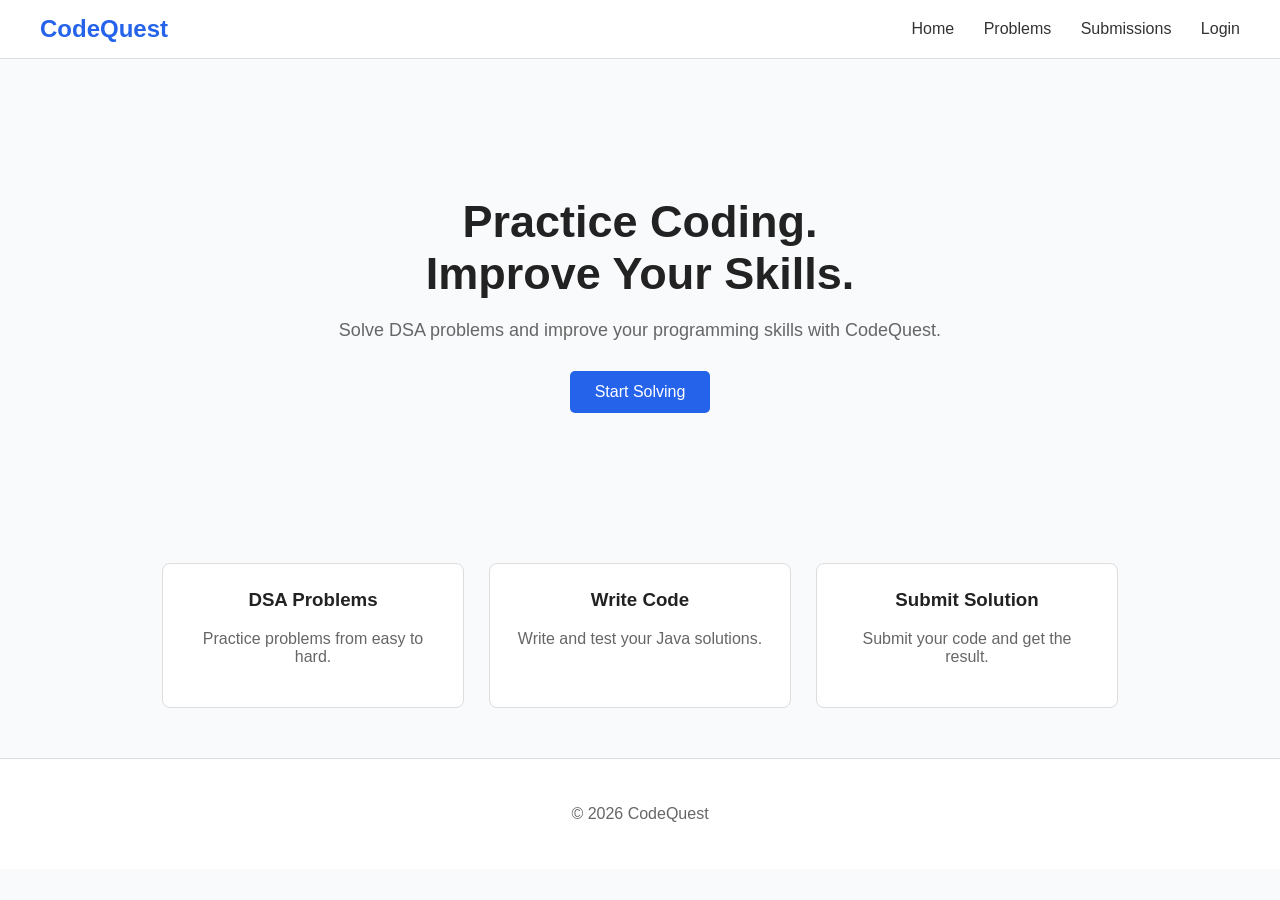
<file: frontend/index.html>
<!DOCTYPE html>
<html lang="en">

<head>
    <meta charset="UTF-8">
    <meta name="viewport" content="width=device-width, initial-scale=1.0">

    <title>CodeQuest</title>

    <link rel="stylesheet" href="css/style.css">
</head>

<body>

    <!-- Navbar -->

    <nav class="navbar">

        <h2>CodeQuest</h2>

        <div class="nav-links">
            <a href="index.html">Home</a>
            <a href="#">Problems</a>
            <a href="#">Submissions</a>
            <a href="#">Login</a>
        </div>

    </nav>


    <!-- Main section -->

    <main>

        <section class="hero">

            <h1>
                Practice Coding.
                <br>
                Improve Your Skills.
            </h1>

            <p>
                Solve DSA problems and improve your programming skills
                with CodeQuest.
            </p>

            <a href="#">
                <button>Start Solving</button>
            </a>

        </section>


        <!-- Features -->

        <section class="features">

            <div class="feature">

                <h3>DSA Problems</h3>

                <p>
                    Practice problems from easy to hard.
                </p>

            </div>


            <div class="feature">

                <h3>Write Code</h3>

                <p>
                    Write and test your Java solutions.
                </p>

            </div>


            <div class="feature">

                <h3>Submit Solution</h3>

                <p>
                    Submit your code and get the result.
                </p>

            </div>

        </section>

    </main>


    <!-- Footer -->

    <footer>

        <p>
            © 2026 CodeQuest
        </p>

    </footer>


    <script src="js/app.js"></script>

</body>

</html>
</file>
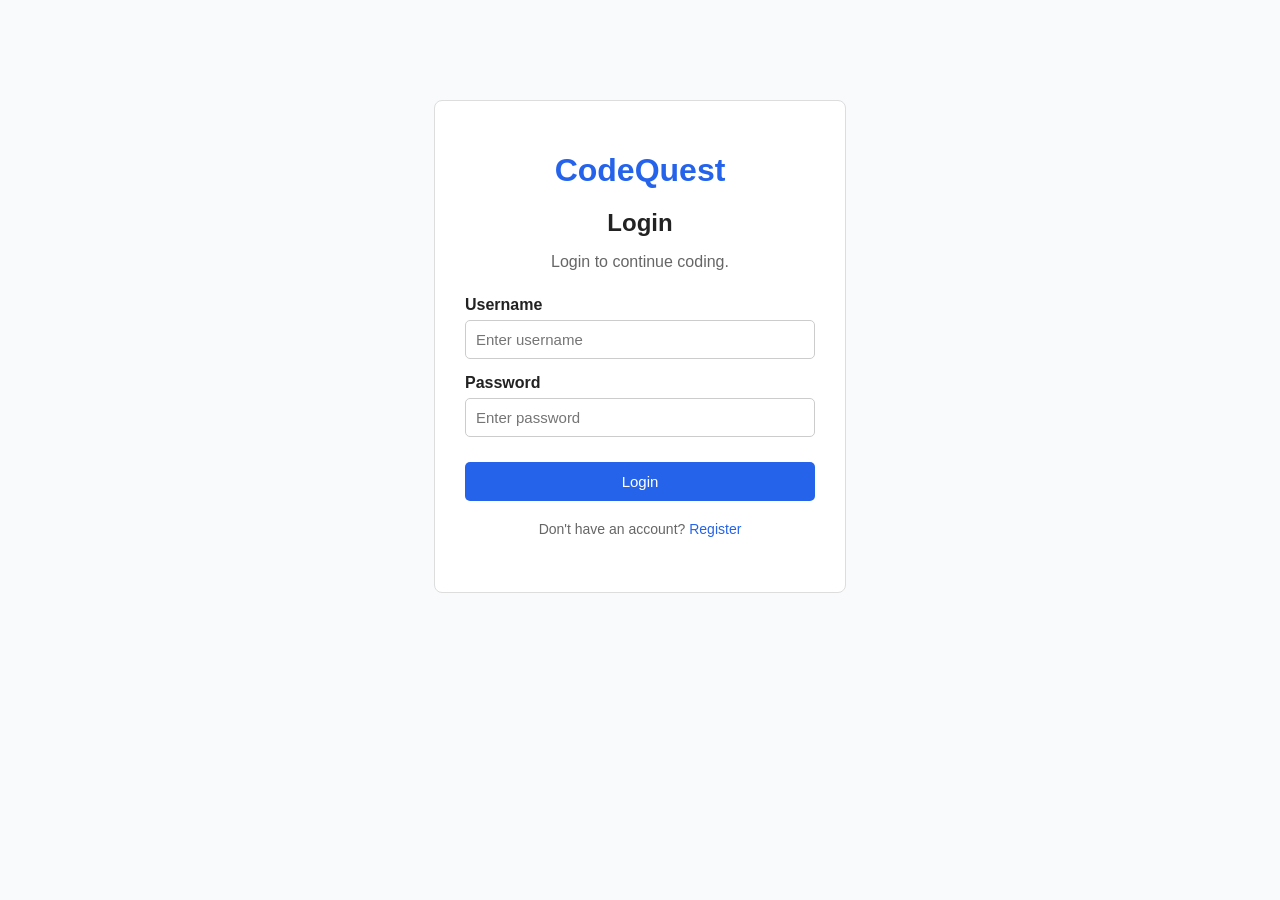
<file: frontend/login.html>
<!DOCTYPE html>
<html lang="en">

<head>

    <meta charset="UTF-8">

    <meta name="viewport"
          content="width=device-width, initial-scale=1.0">

    <title>Login - CodeQuest</title>

    <link rel="stylesheet" href="css/login.css">

</head>

<body>

    <div class="login-container">

        <h1>CodeQuest</h1>

        <h2>Login</h2>

        <p>Login to continue coding.</p>


        <form id="loginForm">

            <label for="username">
                Username
            </label>

            <input
                type="text"
                id="username"
                placeholder="Enter username"
                required
            >


            <label for="password">
                Password
            </label>

            <input
                type="password"
                id="password"
                placeholder="Enter password"
                required
            >


            <button type="submit">
                Login
            </button>

        </form>


        <p class="register-link">
            Don't have an account?
            <a href="register.html">Register</a>
        </p>

    </div>


    <script src="js/login.js"></script>

</body>

</html>
</file>
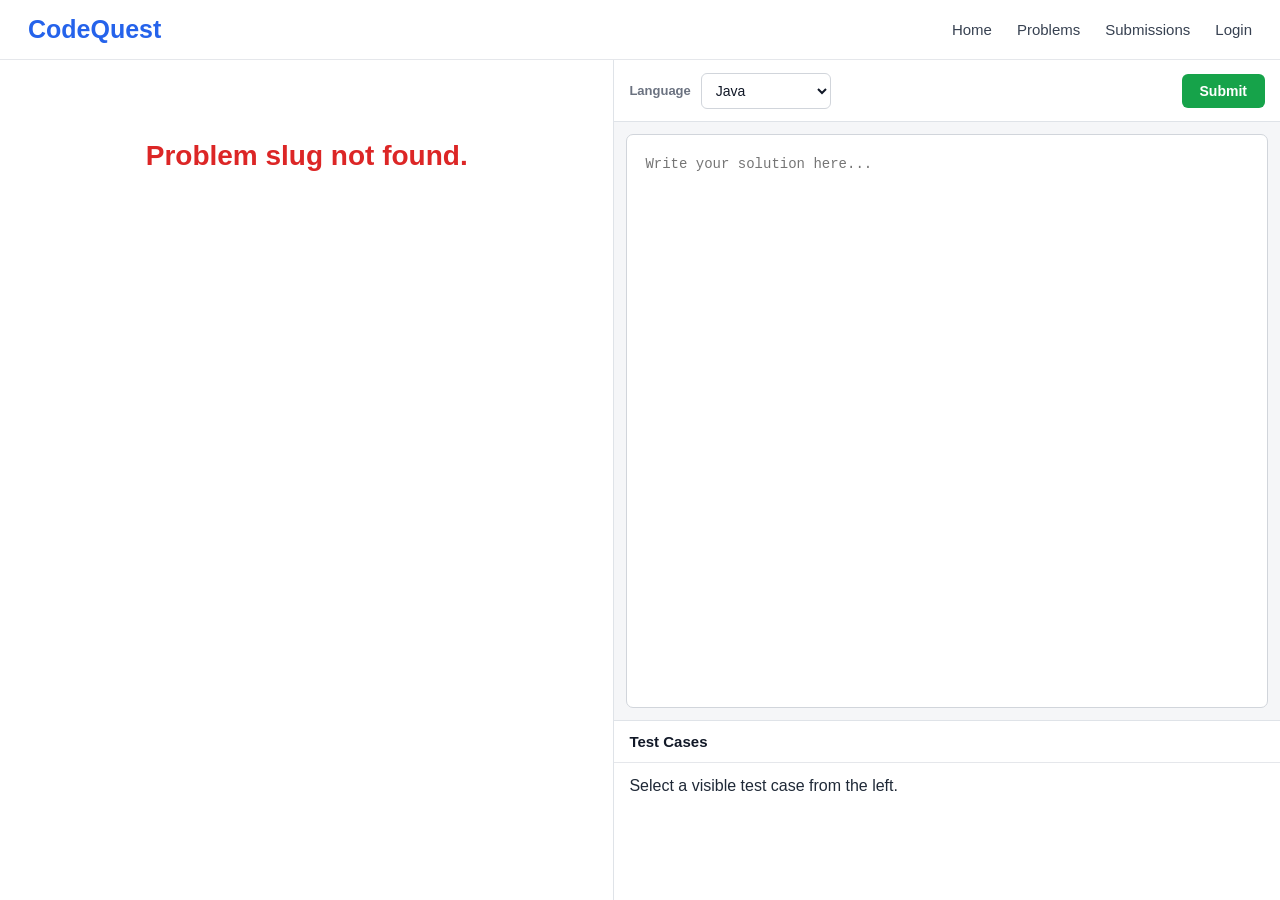
<file: frontend/problem-detail.html>
<!DOCTYPE html>
<html lang="en">

<head>
    <meta charset="UTF-8">
    <meta name="viewport" content="width=device-width, initial-scale=1.0">

    <title>CodeQuest - Problem</title>

    <link rel="stylesheet" href="css/problem-detail.css">
</head>

<body>

<header class="navbar">

    <div class="logo">
        CodeQuest
    </div>

    <nav>
        <a href="index.html">Home</a>
        <a href="problem.html">Problems</a>
        <a href="submission.html">Submissions</a>
        <a href="login.html">Login</a>
    </nav>

</header>


<main class="problem-page">

    <!-- ================= LEFT SIDE ================= -->

    <section class="problem-panel">

        <div id="problemLoading" class="loading">
            Loading...
        </div>

        <div id="problemContent" class="problem-content hidden">

            <div class="problem-header">

                <div>
                    <h1 id="problemTitle"></h1>

                    <div class="problem-meta">

                        <span id="problemDifficulty"
                              class="difficulty">
                        </span>

                        <span id="problemSolved"
                              class="solved-count">
                        </span>

                    </div>
                </div>

            </div>


            <!-- Description -->

            <section class="problem-section">

                <h2>Description</h2>

                <p id="problemDescription"></p>

            </section>


            <!-- Input Format -->

            <section class="problem-section">

                <h2>Input Format</h2>

                <p id="inputFormat"></p>

            </section>


            <!-- Output Format -->

            <section class="problem-section">

                <h2>Output Format</h2>

                <p id="outputFormat"></p>

            </section>


            <!-- Constraints -->

            <section class="problem-section">

                <h2>Constraints</h2>

                <p id="constraints"></p>

            </section>


            <!-- Sample -->

            <section class="sample-section">

                <h2>Example</h2>

                <div class="sample-grid">

                    <div class="sample-box">

                        <h3>Input</h3>

                        <pre id="sampleInput"></pre>

                    </div>


                    <div class="sample-box">

                        <h3>Output</h3>

                        <pre id="sampleOutput"></pre>

                    </div>

                </div>

            </section>


            <!-- Test Cases -->

            <section class="testcase-section">

                <h2>Test Cases</h2>

                <div id="testCasesContainer">

                    <p class="testcase-loading">
                        Loading test cases...
                    </p>

                </div>

            </section>

        </div>

    </section>



    <!-- ================= RIGHT SIDE ================= -->

    <section class="editor-panel">

        <div class="editor-header">

            <div class="language-area">

                <label for="language">
                    Language
                </label>

                <select id="language">

                    <option value="java">
                        Java
                    </option>

                    <option value="cpp">
                        C++
                    </option>

                    <option value="python">
                        Python
                    </option>

                    <option value="javascript">
                        JavaScript
                    </option>

                </select>

            </div>


            <button id="submitButton"
                    class="submit-button">

                Submit

            </button>

        </div>


        <div class="editor-container">

            <textarea id="sourceCode"
                      spellcheck="false"
                      placeholder="Write your solution here..."></textarea>

        </div>


        <div id="submissionMessage"
             class="submission-message hidden">
        </div>


        <!-- Bottom test case area -->

        <div class="editor-testcase-panel">

            <div class="testcase-panel-header">

                <h2>Test Cases</h2>

            </div>

            <div id="selectedTestCase"
                 class="selected-testcase">

                <p>
                    Select a visible test case from the left.
                </p>

            </div>

        </div>

    </section>

</main>


<script src="js/problem-detail.js"></script>

</body>

</html>
</file>
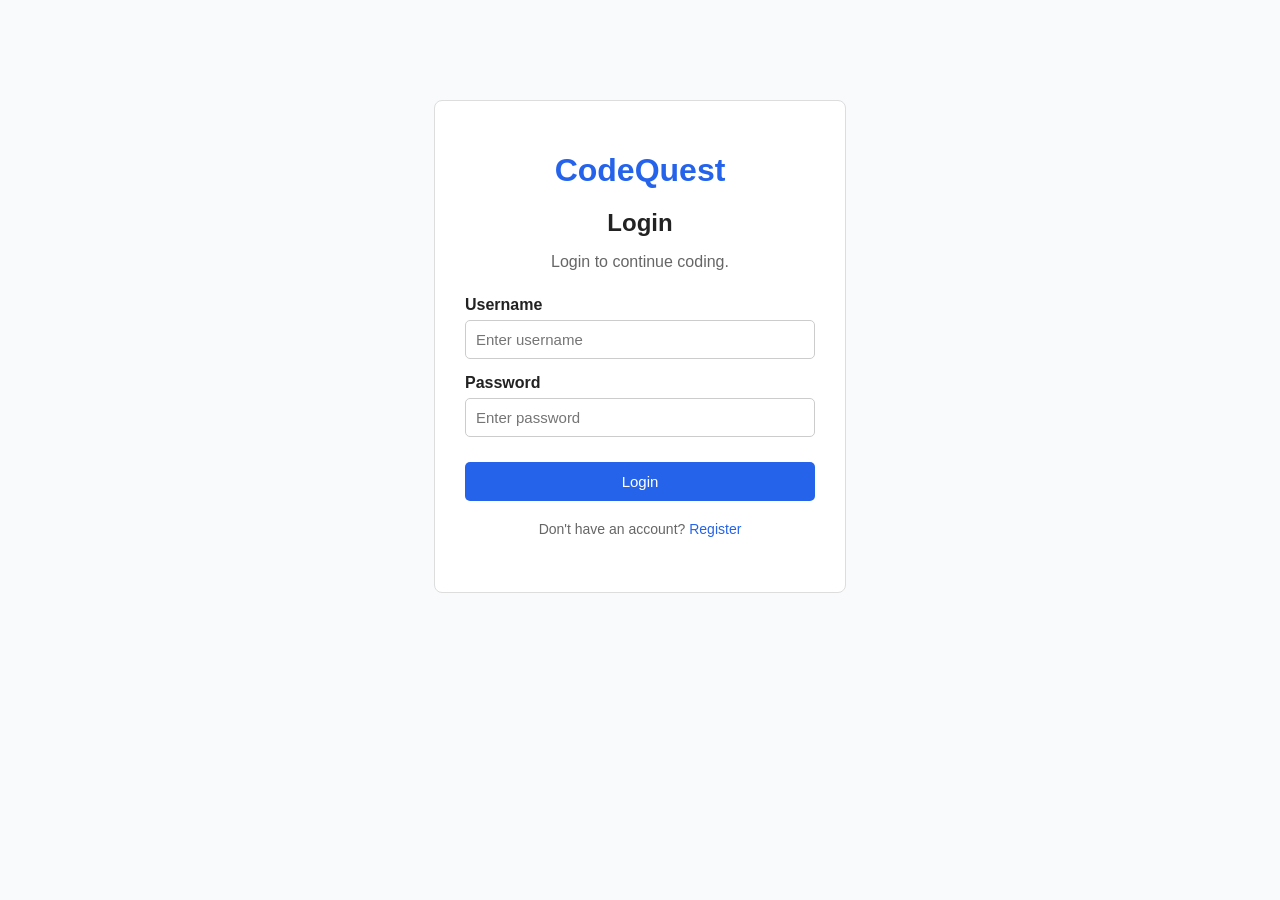
<file: frontend/problem.html>
<!DOCTYPE html>
<html lang="en">

<head>

    <meta charset="UTF-8">
    <meta name="viewport" content="width=device-width, initial-scale=1.0">

    <title>Problems - CodeQuest</title>

    <link rel="stylesheet" href="css/problem.css">

</head>

<body>

    <nav class="navbar">

        <h2>CodeQuest</h2>

        <div class="nav-links">

            <a href="index.html">Home</a>
            <a href="problem.html">Problems</a>
            <a href="login.html">Login</a>

        </div>

    </nav>


    <main>

        <div class="problems-container">

            <h1>Problems</h1>

            <p>Practice DSA problems and improve your coding skills.</p>
 

            <input
                type="text"
                id="searchInput"
                placeholder="Search problems..."
            >


            <div id="problemList">

                <!-- Problems will come here -->

            </div>

        </div>

    </main>


    <script src="js/problem.js"></script>

</body>

</html>
</file>
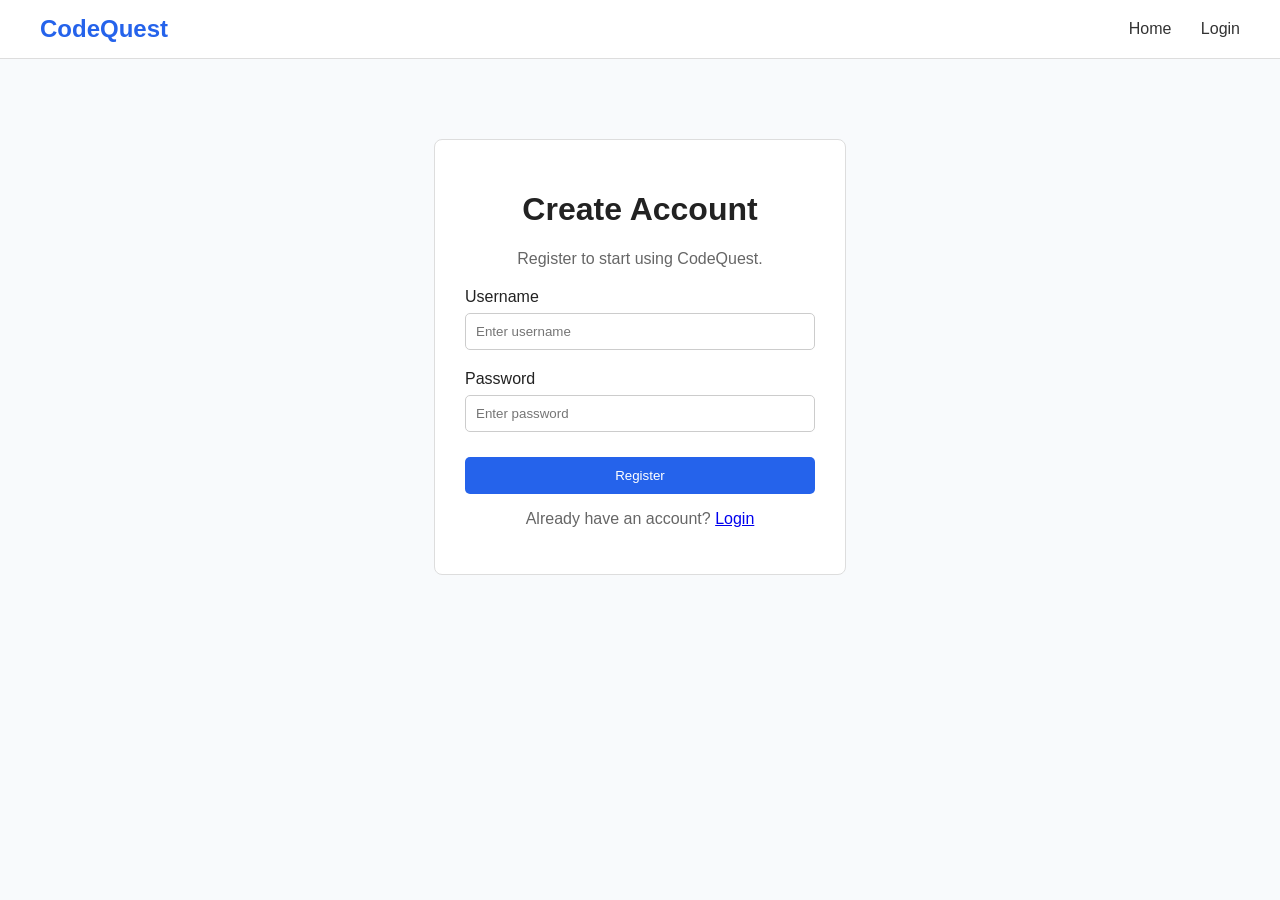
<file: frontend/register.html>
<!DOCTYPE html>
<html lang="en">

<head>
    <meta charset="UTF-8">
    <meta name="viewport" content="width=device-width, initial-scale=1.0">

    <title>Register - CodeQuest</title>

    <link rel="stylesheet" href="css/register.css">
</head>

<body>

    <nav class="navbar">

        <h2>CodeQuest</h2>

        <div class="nav-links">
            <a href="index.html">Home</a>
            <a href="login.html">Login</a>
        </div>

    </nav>


    <main>

        <div class="register-box">

            <h1>Create Account</h1>

            <p>Register to start using CodeQuest.</p>


            <form id="registerForm">

                <label for="username">Username</label>

                <input
                    type="text"
                    id="username"
                    placeholder="Enter username"
                    required
                >


                <label for="password">Password</label>

                <input
                    type="password"
                    id="password"
                    placeholder="Enter password"
                    required
                >


                <button type="submit">
                    Register
                </button>

            </form>


            <p>
                Already have an account?
                <a href="login.html">Login</a>
            </p>

        </div>

    </main>


    <script src="js/register.js"></script>

</body>

</html>
</file>
<file: frontend/css/style.css>
body {
    margin: 0;
    font-family: Arial, sans-serif;
    background-color: #f8fafc;
    color: #222;
}

/* Navbar */

.navbar {
    background-color: white;
    padding: 15px 40px;

    display: flex;
    justify-content: space-between;
    align-items: center;

    border-bottom: 1px solid #ddd;
}

.navbar h2 {
    margin: 0;
    color: #2563eb;
}

.nav-links a {
    margin-left: 25px;
    text-decoration: none;
    color: #333;
}

.nav-links a:hover {
    color: #2563eb;
}


/* Hero */

.hero {
    text-align: center;
    padding: 100px 20px;
}

.hero h1 {
    font-size: 45px;
    margin-bottom: 20px;
}

.hero p {
    font-size: 18px;
    color: #666;
    margin-bottom: 30px;
}

.hero button {
    background-color: #2563eb;
    color: white;

    border: none;
    padding: 12px 25px;

    border-radius: 5px;
    cursor: pointer;

    font-size: 16px;
}

.hero button:hover {
    background-color: #1d4ed8;
}


/* Features */

.features {
    display: flex;
    justify-content: center;
    gap: 25px;

    padding: 50px 20px;
}

.feature {
    background-color: white;

    width: 250px;
    padding: 25px;

    border: 1px solid #ddd;
    border-radius: 8px;

    text-align: center;
}

.feature h3 {
    margin-top: 0;
}

.feature p {
    color: #666;
}


/* Footer */

footer {
    text-align: center;
    padding: 30px;

    background-color: white;
    border-top: 1px solid #ddd;

    color: #666;
}
</file>
<file: frontend/css/login.css>
body {
    margin: 0;

    font-family: Arial, sans-serif;

    background-color: #f8fafc;

    color: #222;
}


/* Login box */

.login-container {
    width: 350px;

    margin: 100px auto;

    padding: 30px;

    background-color: white;

    border: 1px solid #ddd;

    border-radius: 8px;

    text-align: center;
}


/* CodeQuest */

.login-container h1 {
    color: #2563eb;

    margin-bottom: 10px;
}


/* Login heading */

.login-container h2 {
    margin-bottom: 5px;
}


/* Description */

.login-container > p {
    color: #666;

    margin-bottom: 25px;
}


/* Labels */

label {
    display: block;

    text-align: left;

    margin-top: 15px;

    margin-bottom: 6px;

    font-weight: bold;
}


/* Inputs */

input {
    width: 100%;

    padding: 10px;

    box-sizing: border-box;

    border: 1px solid #ccc;

    border-radius: 5px;

    font-size: 15px;
}


/* Login button */

button {
    width: 100%;

    margin-top: 25px;

    padding: 11px;

    border: none;

    border-radius: 5px;

    background-color: #2563eb;

    color: white;

    font-size: 15px;

    cursor: pointer;
}

button:hover {
    background-color: #1d4ed8;
}


/* Register link */

.register-link {
    margin-top: 20px;

    font-size: 14px;
}

.register-link a {
    color: #2563eb;

    text-decoration: none;
}
</file>
<file: frontend/css/problem-detail.css>
/* =========================================================
   RESET
========================================================= */

* {
    margin: 0;
    padding: 0;
    box-sizing: border-box;
}


body {
    font-family: Arial, Helvetica, sans-serif;

    background: #f7f8fa;

    color: #1f2937;

    min-height: 100vh;
}


/* =========================================================
   NAVBAR
========================================================= */

.navbar {

    height: 60px;

    background: #ffffff;

    border-bottom: 1px solid #e5e7eb;

    display: flex;

    align-items: center;

    justify-content: space-between;

    padding: 0 28px;

    position: sticky;

    top: 0;

    z-index: 100;
}


.logo {

    font-size: 25px;

    font-weight: 700;

    color: #2563eb;
}


.navbar nav {

    display: flex;

    align-items: center;

    gap: 25px;
}


.navbar nav a {

    text-decoration: none;

    color: #374151;

    font-size: 15px;

    font-weight: 500;

    transition: color 0.2s ease;
}


.navbar nav a:hover {

    color: #2563eb;
}


/* =========================================================
   MAIN PAGE
========================================================= */

.problem-page {

    display: grid;

    grid-template-columns: 48% 52%;

    height: calc(100vh - 60px);

    overflow: hidden;
}


/* =========================================================
   LEFT PROBLEM PANEL
========================================================= */

.problem-panel {

    background: #ffffff;

    border-right: 1px solid #dfe3e8;

    overflow-y: auto;

    padding: 30px;
}


.problem-content {

    max-width: 850px;

    margin: 0 auto;
}


.hidden {

    display: none !important;
}


/* =========================================================
   LOADING
========================================================= */

.loading {

    font-size: 28px;

    font-weight: 600;

    padding: 50px 0;

    text-align: center;

    color: #374151;
}


/* =========================================================
   PROBLEM HEADER
========================================================= */

.problem-header {

    margin-bottom: 28px;

    border-bottom: 1px solid #e5e7eb;

    padding-bottom: 20px;
}


.problem-header h1 {

    font-size: 30px;

    color: #111827;

    margin-bottom: 12px;
}


.problem-meta {

    display: flex;

    align-items: center;

    gap: 12px;
}


.difficulty {

    display: inline-block;

    padding: 5px 10px;

    border-radius: 5px;

    font-size: 13px;

    font-weight: 600;

    background: #dcfce7;

    color: #15803d;
}


.solved-count {

    color: #6b7280;

    font-size: 14px;
}


/* =========================================================
   PROBLEM SECTIONS
========================================================= */

.problem-section {

    margin-bottom: 28px;
}


.problem-section h2,
.sample-section h2,
.testcase-section h2 {

    font-size: 20px;

    color: #111827;

    margin-bottom: 12px;
}


.problem-section p {

    font-size: 15px;

    line-height: 1.7;

    color: #374151;

    white-space: pre-line;
}


/* =========================================================
   SAMPLE
========================================================= */

.sample-section {

    margin-bottom: 30px;
}


.sample-grid {

    display: grid;

    grid-template-columns: 1fr 1fr;

    gap: 15px;
}


.sample-box {

    border: 1px solid #e5e7eb;

    border-radius: 7px;

    background: #f9fafb;

    overflow: hidden;
}


.sample-box h3 {

    font-size: 13px;

    color: #4b5563;

    padding: 10px 12px;

    border-bottom: 1px solid #e5e7eb;
}


.sample-box pre {

    padding: 14px;

    font-family: Consolas, monospace;

    font-size: 14px;

    white-space: pre-wrap;

    overflow-x: auto;

    color: #111827;
}


/* =========================================================
   TEST CASES
========================================================= */

.testcase-section {

    padding-bottom: 30px;
}


.testcase-card {

    border: 1px solid #e5e7eb;

    border-radius: 8px;

    margin-bottom: 14px;

    overflow: hidden;

    background: #ffffff;
}


.testcase-header {

    padding: 11px 14px;

    background: #f9fafb;

    border-bottom: 1px solid #e5e7eb;

    display: flex;

    justify-content: space-between;

    align-items: center;
}


.testcase-title {

    font-size: 14px;

    font-weight: 600;

    color: #111827;
}


.testcase-label {

    font-size: 12px;

    color: #6b7280;

    font-weight: 600;

    margin-bottom: 5px;

    display: block;
}


.testcase-body {

    padding: 14px;
}


.testcase-body pre {

    background: #f3f4f6;

    border-radius: 5px;

    padding: 11px;

    margin-bottom: 12px;

    font-family: Consolas, monospace;

    font-size: 13px;

    white-space: pre-wrap;

    overflow-x: auto;
}


.testcase-loading {

    color: #6b7280;

    font-size: 14px;
}


/* =========================================================
   RIGHT EDITOR PANEL
========================================================= */

.editor-panel {

    background: #f5f6f8;

    display: flex;

    flex-direction: column;

    min-width: 0;

    overflow: hidden;
}


/* =========================================================
   EDITOR HEADER
========================================================= */

.editor-header {

    min-height: 62px;

    background: #ffffff;

    border-bottom: 1px solid #dfe3e8;

    display: flex;

    align-items: center;

    justify-content: space-between;

    padding: 10px 15px;
}


.language-area {

    display: flex;

    align-items: center;

    gap: 10px;
}


.language-area label {

    font-size: 13px;

    color: #6b7280;

    font-weight: 600;
}


#language {

    border: 1px solid #d1d5db;

    border-radius: 6px;

    background: #ffffff;

    padding: 8px 32px 8px 10px;

    font-size: 14px;

    color: #111827;

    cursor: pointer;

    outline: none;
}


#language:focus {

    border-color: #2563eb;
}


/* =========================================================
   SUBMIT BUTTON
========================================================= */

.submit-button {

    border: none;

    background: #16a34a;

    color: white;

    padding: 9px 18px;

    border-radius: 6px;

    font-size: 14px;

    font-weight: 600;

    cursor: pointer;

    transition: background 0.2s ease;
}


.submit-button:hover {

    background: #15803d;
}


.submit-button:disabled {

    background: #9ca3af;

    cursor: not-allowed;
}


/* =========================================================
   CODE EDITOR
========================================================= */

.editor-container {

    flex: 1;

    min-height: 0;

    padding: 12px;
}


#sourceCode {

    width: 100%;

    height: 100%;

    resize: none;

    border: 1px solid #d1d5db;

    border-radius: 7px;

    background: #ffffff;

    color: #111827;

    padding: 18px;

    font-family: Consolas, "Courier New", monospace;

    font-size: 14px;

    line-height: 1.6;

    outline: none;

    tab-size: 4;
}


#sourceCode:focus {

    border-color: #2563eb;

    box-shadow: 0 0 0 2px rgba(37, 99, 235, 0.1);
}


/* =========================================================
   SUBMISSION MESSAGE
========================================================= */

.submission-message {

    margin: 0 12px 10px;

    padding: 11px 14px;

    border-radius: 6px;

    font-size: 14px;

    font-weight: 500;
}


.submission-message.success {

    background: #dcfce7;

    color: #166534;

    border: 1px solid #bbf7d0;
}


.submission-message.error {

    background: #fee2e2;

    color: #991b1b;

    border: 1px solid #fecaca;
}


.submission-message.info {

    background: #dbeafe;

    color: #1e40af;

    border: 1px solid #bfdbfe;
}


/* =========================================================
   EDITOR TEST CASE PANEL
========================================================= */

.editor-testcase-panel {

    background: #ffffff;

    border-top: 1px solid #dfe3e8;

    min-height: 180px;

    max-height: 240px;

    overflow-y: auto;
}


.testcase-panel-header {

    padding: 12px 15px;

    border-bottom: 1px solid #e5e7eb;
}


.testcase-panel-header h2 {

    font-size: 15px;

    color: #111827;
}


.selected-testcase {

    padding: 14px 15px;
}


.selected-testcase h3 {

    font-size: 13px;

    margin-bottom: 8px;

    color: #374151;
}


.selected-testcase pre {

    background: #f3f4f6;

    padding: 12px;

    border-radius: 6px;

    font-family: Consolas, monospace;

    font-size: 13px;

    white-space: pre-wrap;

    margin-bottom: 12px;
}


/* =========================================================
   RESPONSIVE
========================================================= */

@media (max-width: 1000px) {

    .problem-page {

        grid-template-columns: 1fr;

        height: auto;

        overflow: visible;
    }


    .problem-panel {

        border-right: none;

        border-bottom: 1px solid #dfe3e8;

        max-height: none;

        overflow: visible;
    }


    .editor-panel {

        min-height: 700px;
    }

}


@media (max-width: 650px) {

    .navbar {

        padding: 0 15px;
    }


    .navbar nav {

        gap: 10px;
    }


    .navbar nav a {

        font-size: 13px;
    }


    .problem-panel {

        padding: 20px;
    }


    .problem-header h1 {

        font-size: 24px;
    }


    .sample-grid {

        grid-template-columns: 1fr;
    }


    .editor-header {

        align-items: flex-start;

        gap: 10px;

        flex-direction: column;
    }


    .submit-button {

        width: 100%;
    }

}
</file>
<file: frontend/css/problem.css>
body {
    margin: 0;
    font-family: Arial, sans-serif;
    background-color: #f8fafc;
    color: #222;
}


/* Navbar */

.navbar {
    background-color: white;

    padding: 15px 40px;

    display: flex;
    justify-content: space-between;
    align-items: center;

    border-bottom: 1px solid #ddd;
}

.navbar h2 {
    margin: 0;
    color: #2563eb;
}

.nav-links a {
    margin-left: 25px;

    text-decoration: none;
    color: #333;
}

.nav-links a:hover {
    color: #2563eb;
}


/* Problems */

.problems-container {
    width: 800px;

    margin: 50px auto;
}

.problems-container h1 {
    margin-bottom: 5px;
}

.problems-container p {
    color: #666;
}


/* Search */

#searchInput {
    width: 100%;

    padding: 12px;

    margin: 25px 0;

    box-sizing: border-box;

    border: 1px solid #ccc;
    border-radius: 6px;
}


/* Problem card */

.problem-card {
    background-color: white;

    padding: 20px;

    margin-bottom: 15px;

    border: 1px solid #ddd;
    border-radius: 8px;
}

.problem-card h3 {
    margin-top: 0;
}

.problem-card p {
    color: #666;
}

.problem-card a {
    color: #2563eb;

    text-decoration: none;
}

.problem-card a:hover {
    text-decoration: underline;
}


/* Difficulty */

.easy {
    color: green;
}

.medium {
    color: orange;
}

.hard {
    color: red;
}
</file>
<file: frontend/css/register.css>
body {
    margin: 0;
    font-family: Arial, sans-serif;
    background-color: #f8fafc;
    color: #222;
}


/* Navbar */

.navbar {
    background-color: white;
    padding: 15px 40px;

    display: flex;
    justify-content: space-between;
    align-items: center;

    border-bottom: 1px solid #ddd;
}

.navbar h2 {
    margin: 0;
    color: #2563eb;
}

.nav-links a {
    margin-left: 25px;
    text-decoration: none;
    color: #333;
}

.nav-links a:hover {
    color: #2563eb;
}


/* Register */

.register-box {
    width: 350px;

    margin: 80px auto;
    padding: 30px;

    background-color: white;

    border: 1px solid #ddd;
    border-radius: 8px;
}

.register-box h1 {
    text-align: center;
}

.register-box p {
    text-align: center;
    color: #666;
}


/* Form */

.register-box label {
    display: block;
    margin-top: 20px;
    margin-bottom: 7px;
}

.register-box input {
    width: 100%;
    padding: 10px;

    box-sizing: border-box;

    border: 1px solid #ccc;
    border-radius: 5px;
}


/* Button */

.register-box button {
    width: 100%;

    margin-top: 25px;
    padding: 11px;

    background-color: #2563eb;
    color: white;

    border: none;
    border-radius: 5px;

    cursor: pointer;
}

.register-box button:hover {
    background-color: #1d4ed8;
}
</file>
